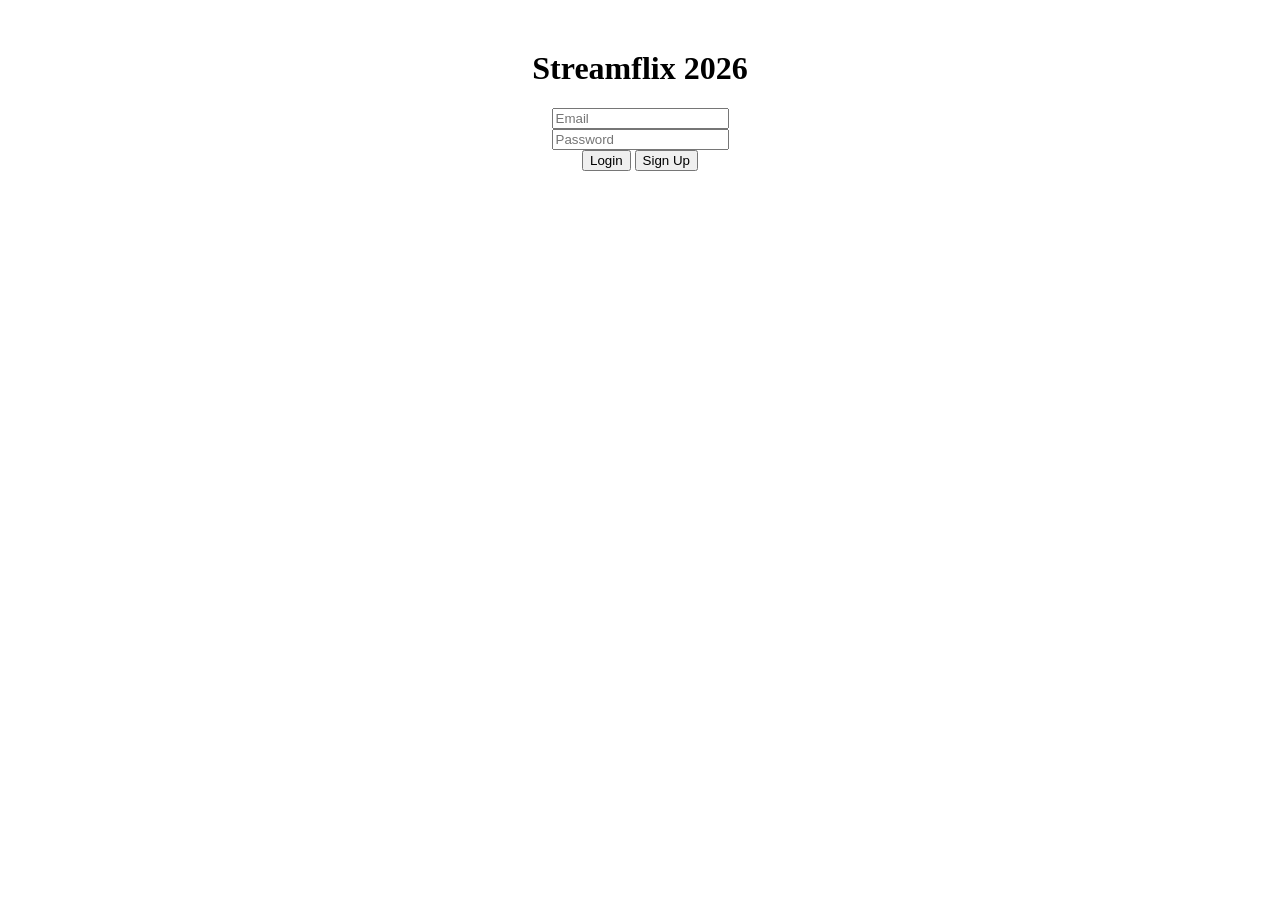
<file: move.html>
<!DOCTYPE html>
<html lang="en">
<head>
    <meta charset="UTF-8">
    <meta name="viewport" content="width=device-width, initial-scale=1.0">
    <title>Document</title>
</head>
<body>
    <div id="auth-section" style="text-align: center; margin-top: 50px;">
  <h1>Streamflix 2026</h1>
  <input type="email" id="email" placeholder="Email"><br>
  <input type="password" id="password" placeholder="Password"><br>
  <button onclick="login()">Login</button>
  <button onclick="signUp()">Sign Up</button>
</div>

<div id="video-app-container" style="display:none;">
  <nav>
    <button onclick="logout()">Logout</button>
    <input type="text" id="search" oninput="filterPlaylist()" placeholder="Search movies...">
  </nav>
  
  <div class="player-layout">
    <video id="mainVideo" controls width="800"></video>
    <h2 id="videoTitle"></h2>
    <p id="videoDesc"></p>
    
    <div id="playlist"></div>
  </div>
</div>
<link rel="stylesheet" href="movie.html">
<script src="script.js"></script>
</body>
</html>
</file>
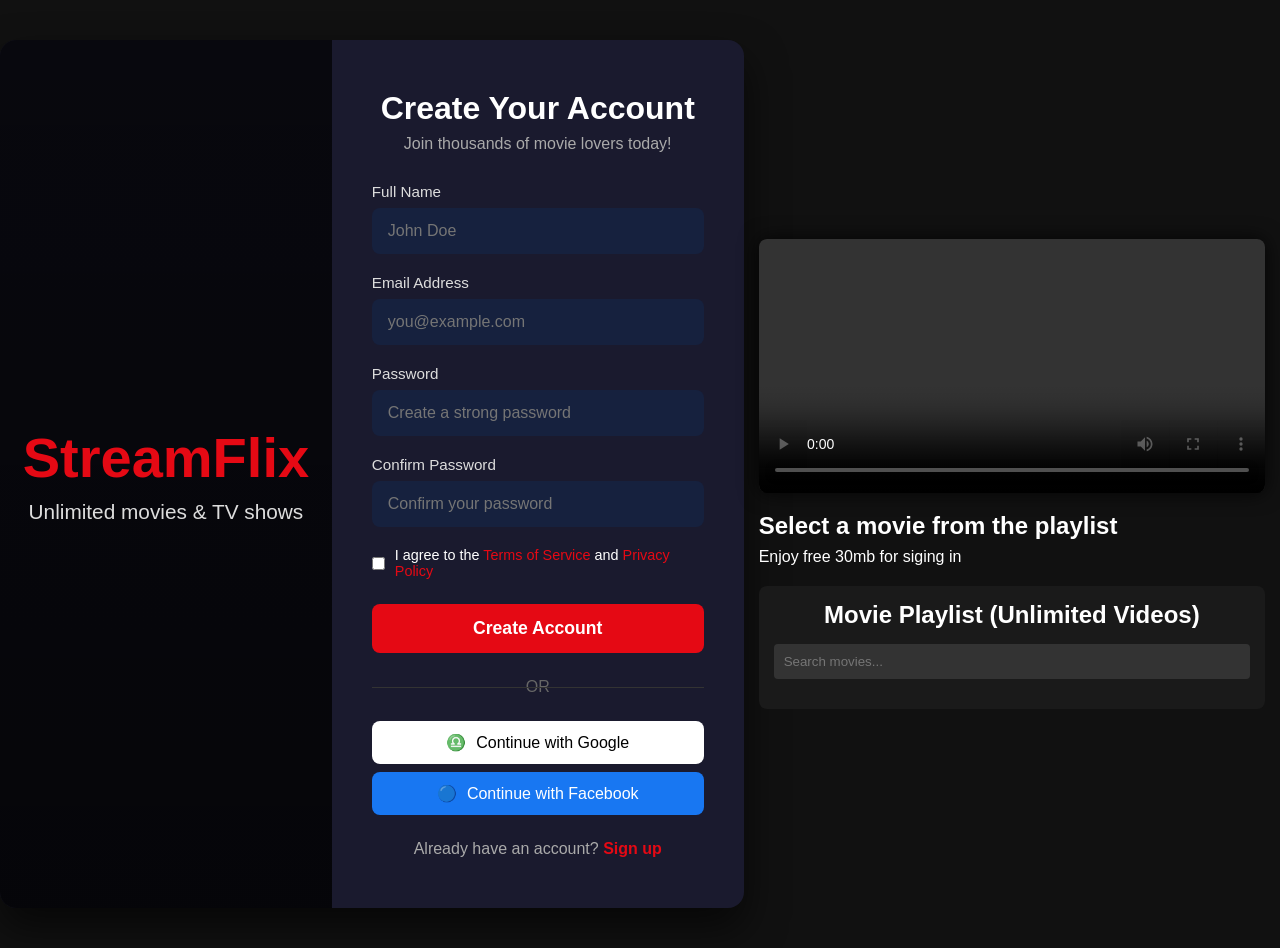
<file: movie.html>
<!DOCTYPE html>
<html lang="en">
<head>
  <meta charset="UTF-8">
  <meta name="viewport" content="width=device-width, initial-scale=1.0">
  <title>Movie Streamer</title>
  <link rel="stylesheet" href="style.css">
</head>
<body>

<div class="account-container">
    <!-- Left Side - Image / Branding -->
    <div class="left-side">
      <div class="overlay">
        <h1>StreamFlix</h1>
        <p>Unlimited movies & TV shows</p>
      </div>
    </div>

    <!-- Right Side - Form -->
    <div class="right-side">
      <div class="form-box">
        <h2>Create Your Account</h2>
        <p class="subtitle">Join thousands of movie lovers today!</p>

        <form id="accountForm">
          <div class="input-group">
            <label>Full Name</label>
            <input type="text" id="fullName" placeholder="John Doe" required>
          </div>

          <div class="input-group">
            <label>Email Address</label>
            <input type="email" id="email" placeholder="you@example.com" required>
          </div>

          <div class="input-group">
            <label>Password</label>
            <input type="password" id="password" placeholder="Create a strong password" required>
            <span id="togglePassword" class="toggle-password"></span>
          </div>

          <div class="input-group">
            <label>Confirm Password</label>
            <input type="password" id="confirmPassword" placeholder="Confirm your password" required>
          </div>

          <div class="checkbox-group">
            <input type="checkbox" id="terms" required>
            <label for="terms">I agree to the <a href="#">Terms of Service</a> and <a href="#">Privacy Policy</a></label>
          </div>

          <button type="submit" class="create-btn" onclick= create() >Create Account</button>
        </form>

        <div class="divider">
          <span>OR</span>
        </div>

        <!-- Social Login -->
        <div class="social-login">
          <button class="social-btn google">
            <span>♎                                                              </span> Continue with Google
          </button>
          <button class="social-btn facebook">
            <span>🔵</span> Continue with Facebook
          </button>
        </div>

        <p class="login-link">
          Already have an account? 
          <a href="index.html" onclick="signup()">Sign up</a>
        </p>
      </div>
    </div>
  </div>




  <div class="container">
    <!-- Main Player -->
    <div class="player-section">
      <video id="mainVideo" controls width="100%" height="auto">
        Your browser does not support the video tag.
      </video>

      <div class="video-info">
        <h2 id="videoTitle">Select a movie from the playlist</h2>
        <p id="videoDesc">Enjoy free 30mb for siging in</p>
      </div>
    </div>

    <!-- Play  list  Sidebar -->
    <div class="playlist-section">
      <h2>Movie Playlist (Unlimited Videos)</h2>
      <input type="text" id="search" placeholder="Search movies..." onkeyup="filterPlaylist()">

      <div id="playlist" class="playlist"></div>
    </div>
  </div>

  <script src="movie.js">
    function create(){
        window.location.href="netflix.html"
    }
    function signup(){
      window.location.href="index.html"
    }
  </script>
</body>
</html>
</file>
<file: style.css>
* {
  margin: 0;
  padding: 0;
  box-sizing: border-box;
}

body {
  font-family: 'Segoe UI', Arial, sans-serif;
  background: linear-gradient(135deg, #0f0c29, #302b63, #24243e);
  color: #fff;
  min-height: 100vh;
  display: flex;
  align-items: center;
  justify-content: center;
}

.account-container {
  display: flex;
  max-width: 100%;
  width: 90%;
  background: #1a1a2e;
  border-radius: 16px;
  overflow: hidden;
  box-shadow: 0 20px 40px rgba(0, 0, 0, 0.6);
  margin: 40px auto;
}

.left-side {
  flex: 1;
  background: linear-gradient(rgba(0,0,0,0.7), rgba(0,0,0,0.8)), url('https://picsum.photos/id/1015/800/1000') center/cover no-repeat;
  display: flex;
  align-items: center;
  justify-content: center;
  position: relative;
  min-height: 600px;
}

.overlay {
  text-align: center;
  z-index: 2;
}

.overlay h1 {
  font-size: 3.5rem;
  color: #e50914;
  margin-bottom: 10px;
}

.overlay p {
  font-size: 1.3rem;
  color: #ddd;
}

.right-side {
  flex: 1;
  padding: 50px 40px;
  display: flex;
  align-items: center;
}

.form-box {
  width: 100%;
}

.form-box h2 {
  font-size: 2rem;
  margin-bottom: 8px;
  text-align: center;
}

.subtitle {
  text-align: center;
  color: #aaa;
  margin-bottom: 30px;
}

.input-group {
  position: relative;
  margin-bottom: 20px;
}

.input-group label {
  display: block;
  margin-bottom: 8px;
  font-size: 0.95rem;
  color: #ddd;
}

.input-group input {
  width: 100%;
  padding: 14px 16px;
  border: none;
  border-radius: 8px;
  background: #16213e;
  color: #fff;
  font-size: 1rem;
}

.input-group input:focus {
  outline: 2px solid #e50914;
}

.toggle-password {
  position: absolute;
  right: 15px;
  top: 42px;
  cursor: pointer;
  font-size: 1.3rem;
}

.checkbox-group {
  display: flex;
  align-items: center;
  gap: 10px;
  margin: 15px 0;
  font-size: 0.9rem;
}

.checkbox-group a {
  color: #e50914;
  text-decoration: none;
}

.checkbox-group a:hover {
  text-decoration: underline;
}

.create-btn {
  width: 100%;
  padding: 14px;
  background: #e50914;
  color: white;
  border: none;
  border-radius: 8px;
  font-size: 1.1rem;
  font-weight: bold;
  cursor: pointer;
  margin-top: 10px;
  transition: 0.3s;
}

.create-btn:hover {
  background: #f40612;
  transform: translateY(-2px);
}

.divider {
  text-align: center;
  margin: 25px 0;
  position: relative;
  color: #666;
}

.divider::before {
  content: '';
  position: absolute;
  top: 50%;
  left: 0;
  right: 0;
  height: 1px;
  background: #333;
}

.divider span {
  background: #1a1a2e;
  padding: 0 20px;
}

.social-login button {
  width: 100%;
  padding: 12px;
  margin: 8px 0;
  border: none;
  border-radius: 8px;
  font-size: 1rem;
  cursor: pointer;
  display: flex;
  align-items: center;
  justify-content: center;
  gap: 10px;
}

.social-btn.google {
  background: #fff;
  color: #000;
}

.social-btn.facebook {
  background: #1877f2;
  color: white;
}

.login-link {
  text-align: center;
  margin-top: 25px;
  color: #aaa;
}

.login-link a {
  color: #e50914;
  text-decoration: none;
  font-weight: bold;
}

.login-link a:hover {
  text-decoration: underline;
}
/* 
Responsive */
@media (max-width: 768px) {
  .account-container {
    flex-direction: column;
  }
  .left-side {
    min-height: 200px;
  }
}
* {
  margin: 0;
  padding: 0;
  box-sizing: border-box;
}

body {
  font-family: Arial, sans-serif;
  background: #111;
  color: #fff;
}

.container {
  display: flex;
  flex-wrap: wrap;
  max-width: 100%;
  margin: 20px auto;
  gap: 20px;
  padding: 0 15px;
}

.player-section {
  flex: 2;
  min-width: 300px;
}

video {
  background: #000;
  border-radius: 8px;
  box-shadow: 0 0 20px rgba(0,0,0,0.8);
}

.video-info {
  margin-top: 15px;
}

.video-info h2 {
  font-size: 1.5rem;
  margin-bottom: 8px;
}

.playlist-section {
  flex: 1;
  min-width: 100%;
  background: #1a1a1a;
  border-radius: 8px;
  padding: 15px;
  max-height: 90vh;
  overflow-y: auto;
}

.playlist-section h2 {
  margin-bottom: 15px;
  text-align: center;
}

#search {
  width: 100%;
  padding: 10px;
  margin-bottom: 15px;
  border: none;
  border-radius: 4px;
  background: #333;
  color: #fff;
}

.playlist {
  display: flex;
  flex-direction: column;
  gap: 10px;
}

.playlist-item {
  display: flex;
  align-items: center;
  gap: 12px;
  background: #222;
  padding: 8px;
  border-radius: 6px;
  cursor: pointer;
  transition: 0.3s;
}

.playlist-item:hover, .playlist-item.active {
  background: #444;
  transform: scale(1.02);
}

.playlist-item img {
  width: 100px;
  height: 60px;
  object-fit: cover;
  border-radius: 4px;
}

.playlist-item .info h4 {
  font-size: 0.95rem;
}

.playlist-item .info p {
  font-size: 0.8rem;
  color: #aaa;
}

/* --- Shared Responsive Logic --- */

/* Tablets and Small Laptops (Max 1024px) */
@media (max-width: 1000px) {
  .account-container {
    width: 95%;
    margin: 20px auto;
    flex: 1;
  }
  
  .player-section {
    flex: 100%; /* Video takes full width */
  }

  .playlist-section {
    flex: 100%; /* Playlist moves below video */
    max-height: none;
    flex: 1;
  }
}

/* Mobile Devices (Max 768px) */
@media (max-width: 968px) {
  /* Account Page Adjustments */
  .account-container {
    flex-direction: column; /* Stack image on top of form */
    margin: 10px auto;
  
  }
body {
      display: flex;
  flex-direction: column;
  }
  .left-side {
    min-height: 250px; /* Smaller header image on mobile */
    flex: none;
  }

  .overlay h1 {
    font-size: 2.2rem;
  }

  .right-side {
    padding: 30px 20px; /* Less padding for smaller screens */
  }

  /* Player Page Adjustments */
  .container {
    padding: 0 10px;
    gap: 15px;
  }

  .video-info h2 {
    font-size: 1.2rem;
  }

  .playlist-item img {
    width: 80px; /* Smaller thumbnails */
    height: 50px;
  }
}

/* Very Small Phones (Max 480px) */
@media (max-width: 480px) {
  body {
      display: flex;
  flex-direction: column;
  }
  .account-container {
  display: flex;
  flex-direction: column;
 
  
}
  .overlay h1 {
    font-size: 1.8rem;
  }

  .form-box h2 {
    font-size: 1.5rem;
  }

  .input-group input {
    padding: 12px; /* Slightly smaller inputs */
  }

  .social-login button {
    font-size: 0.9rem;
  }

  .playlist-item .info h4 {
    font-size: 0.85rem;
  }
}
</file>
